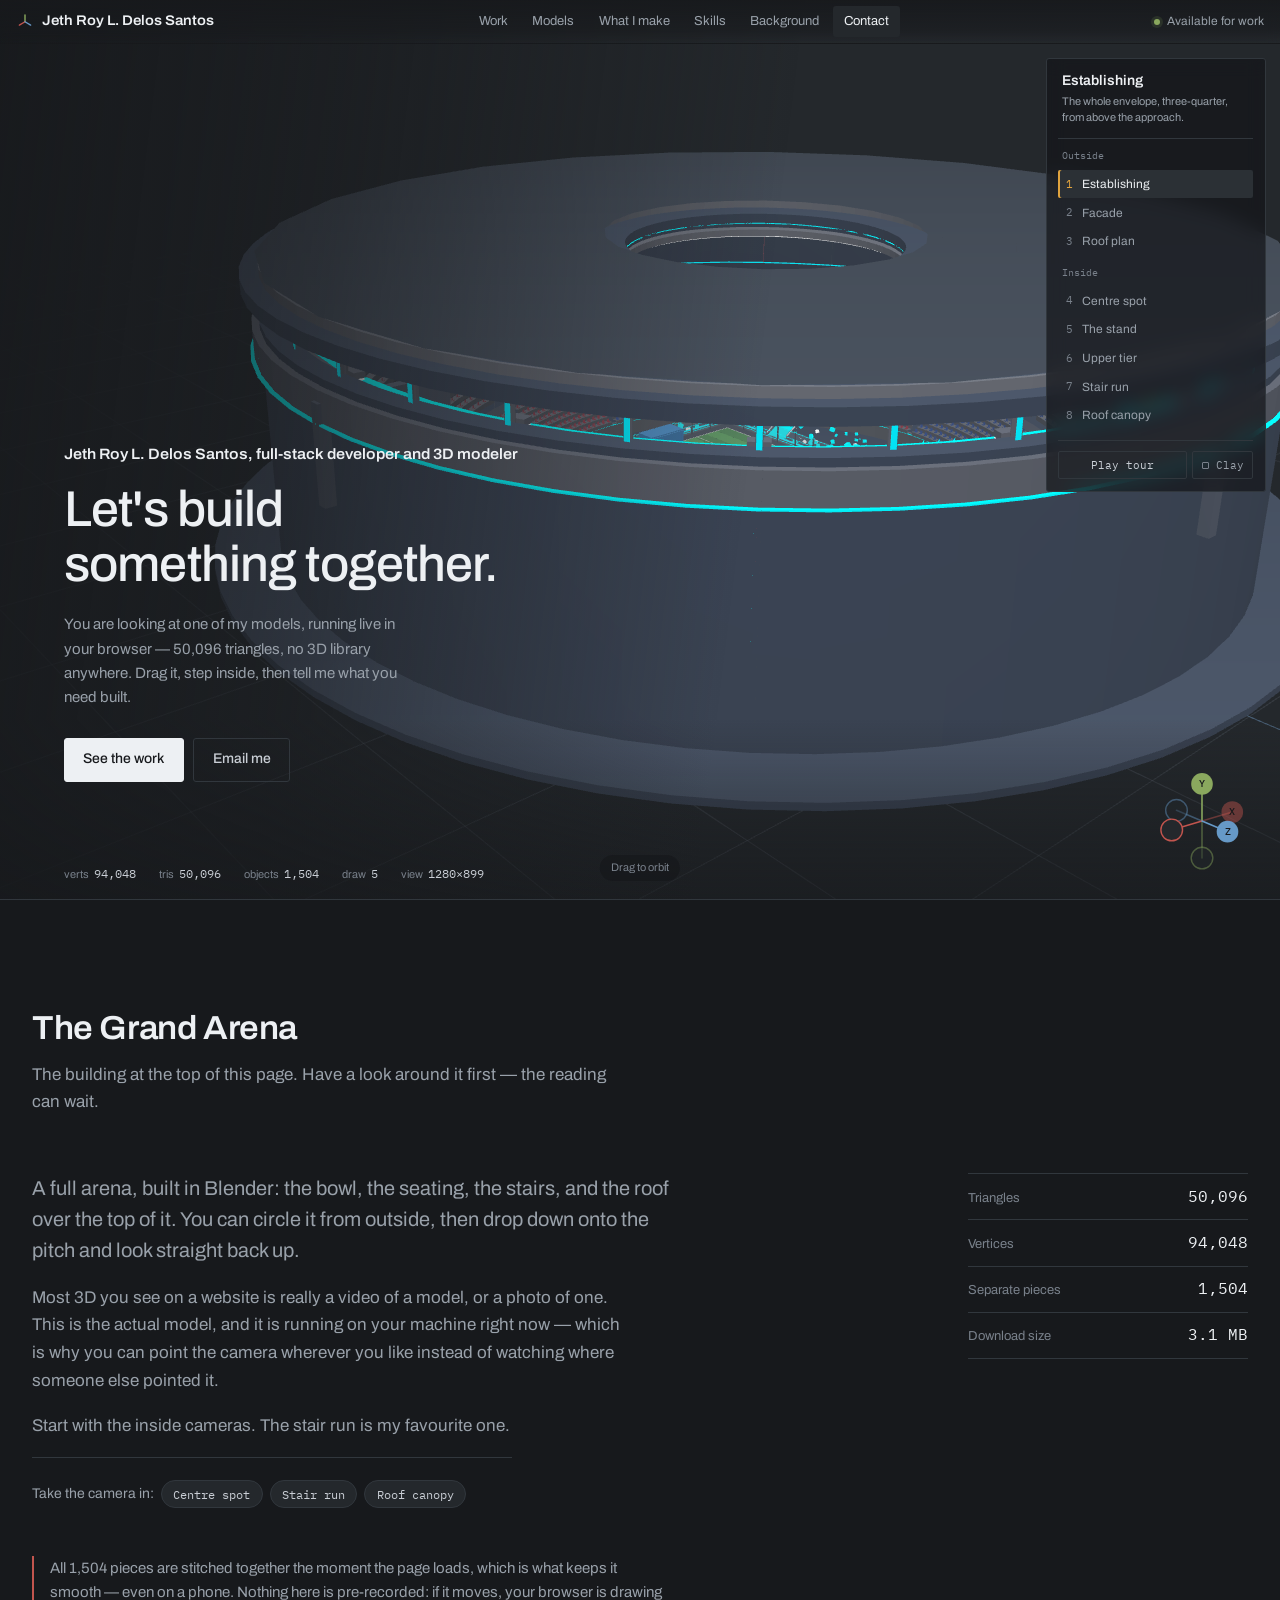
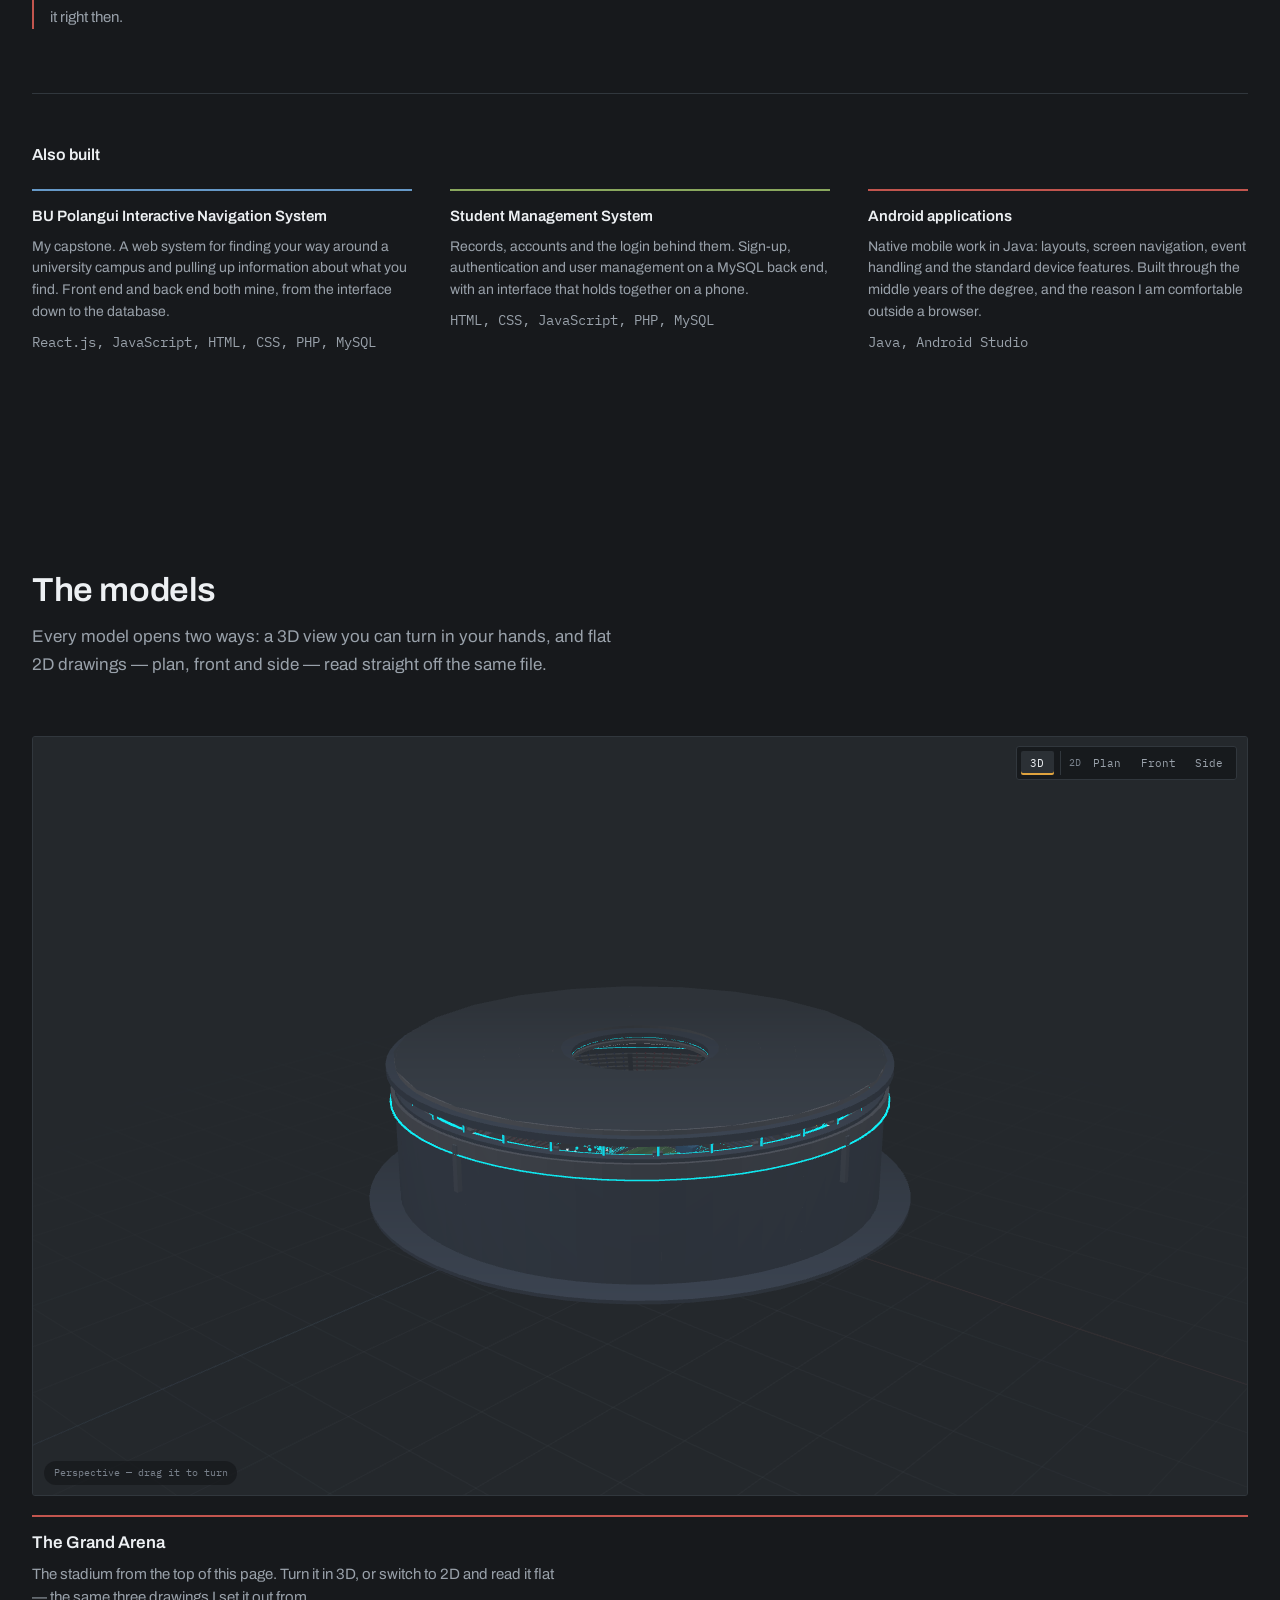
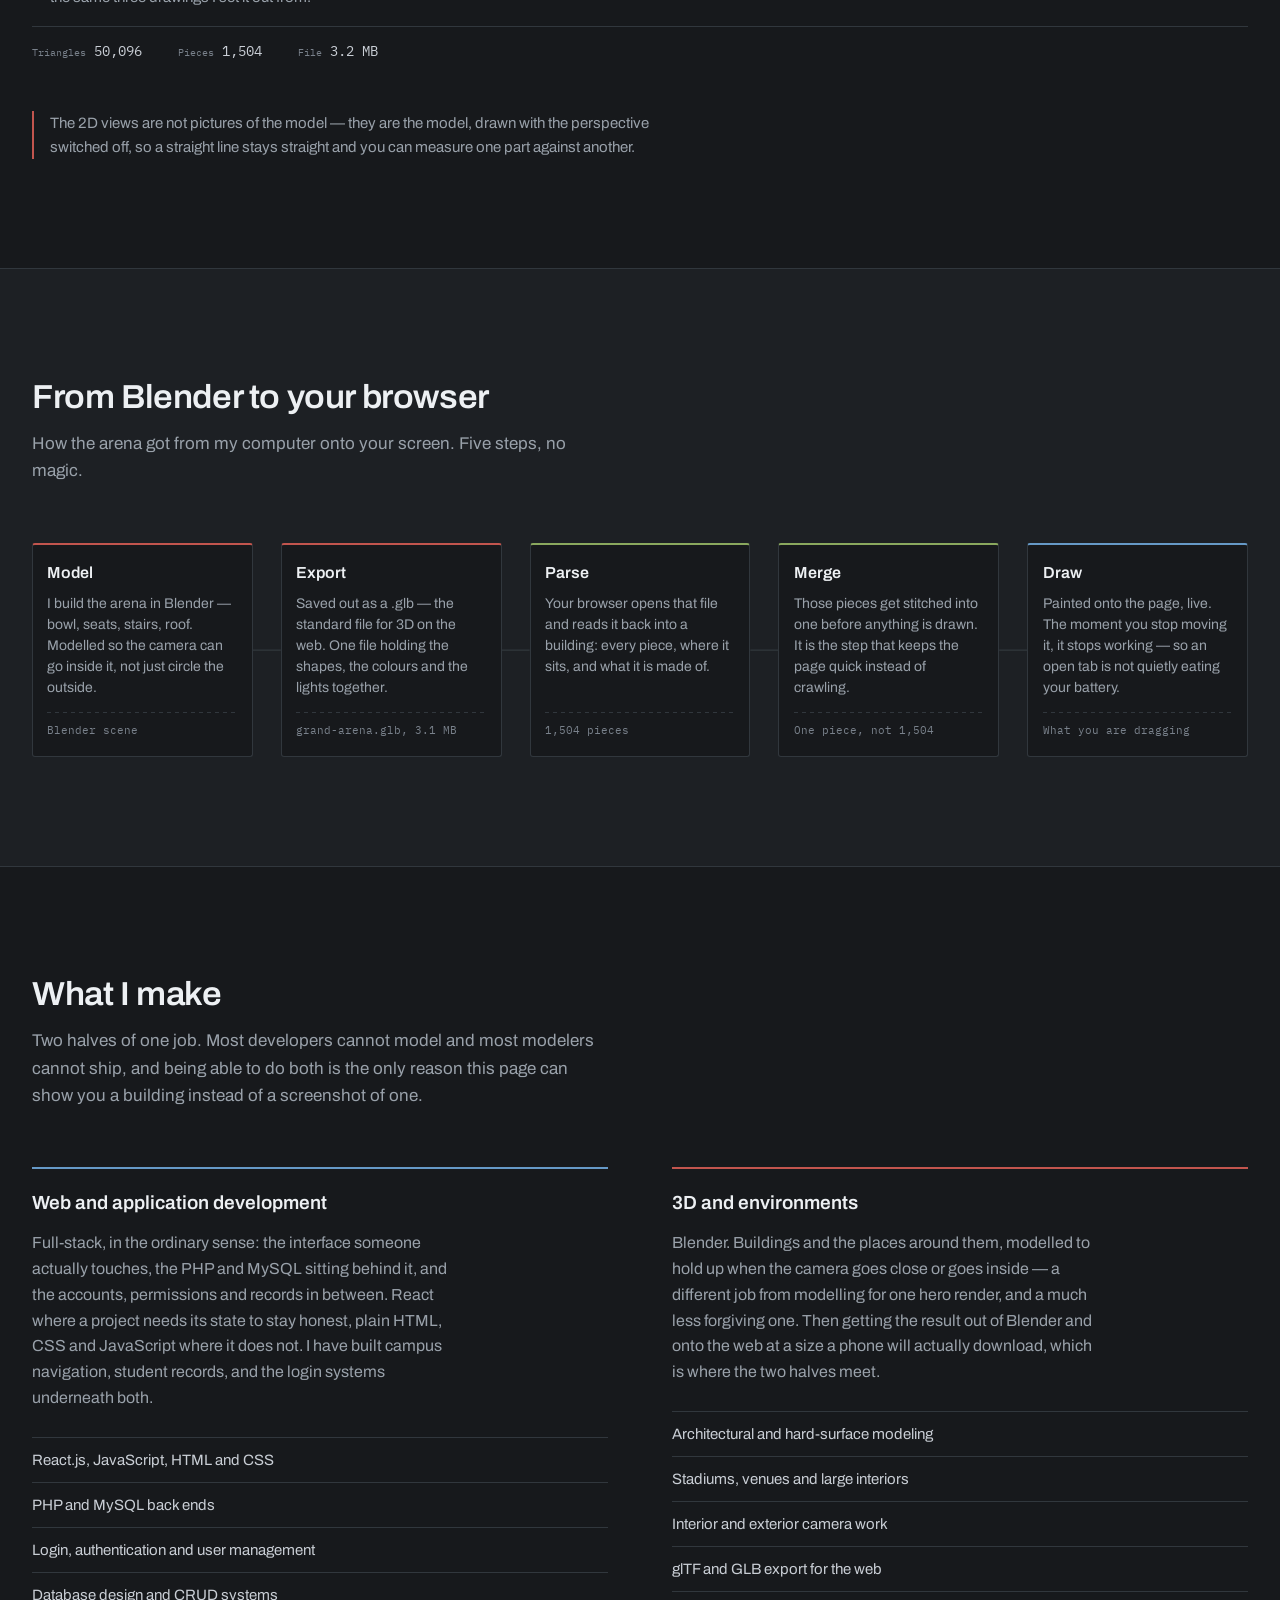
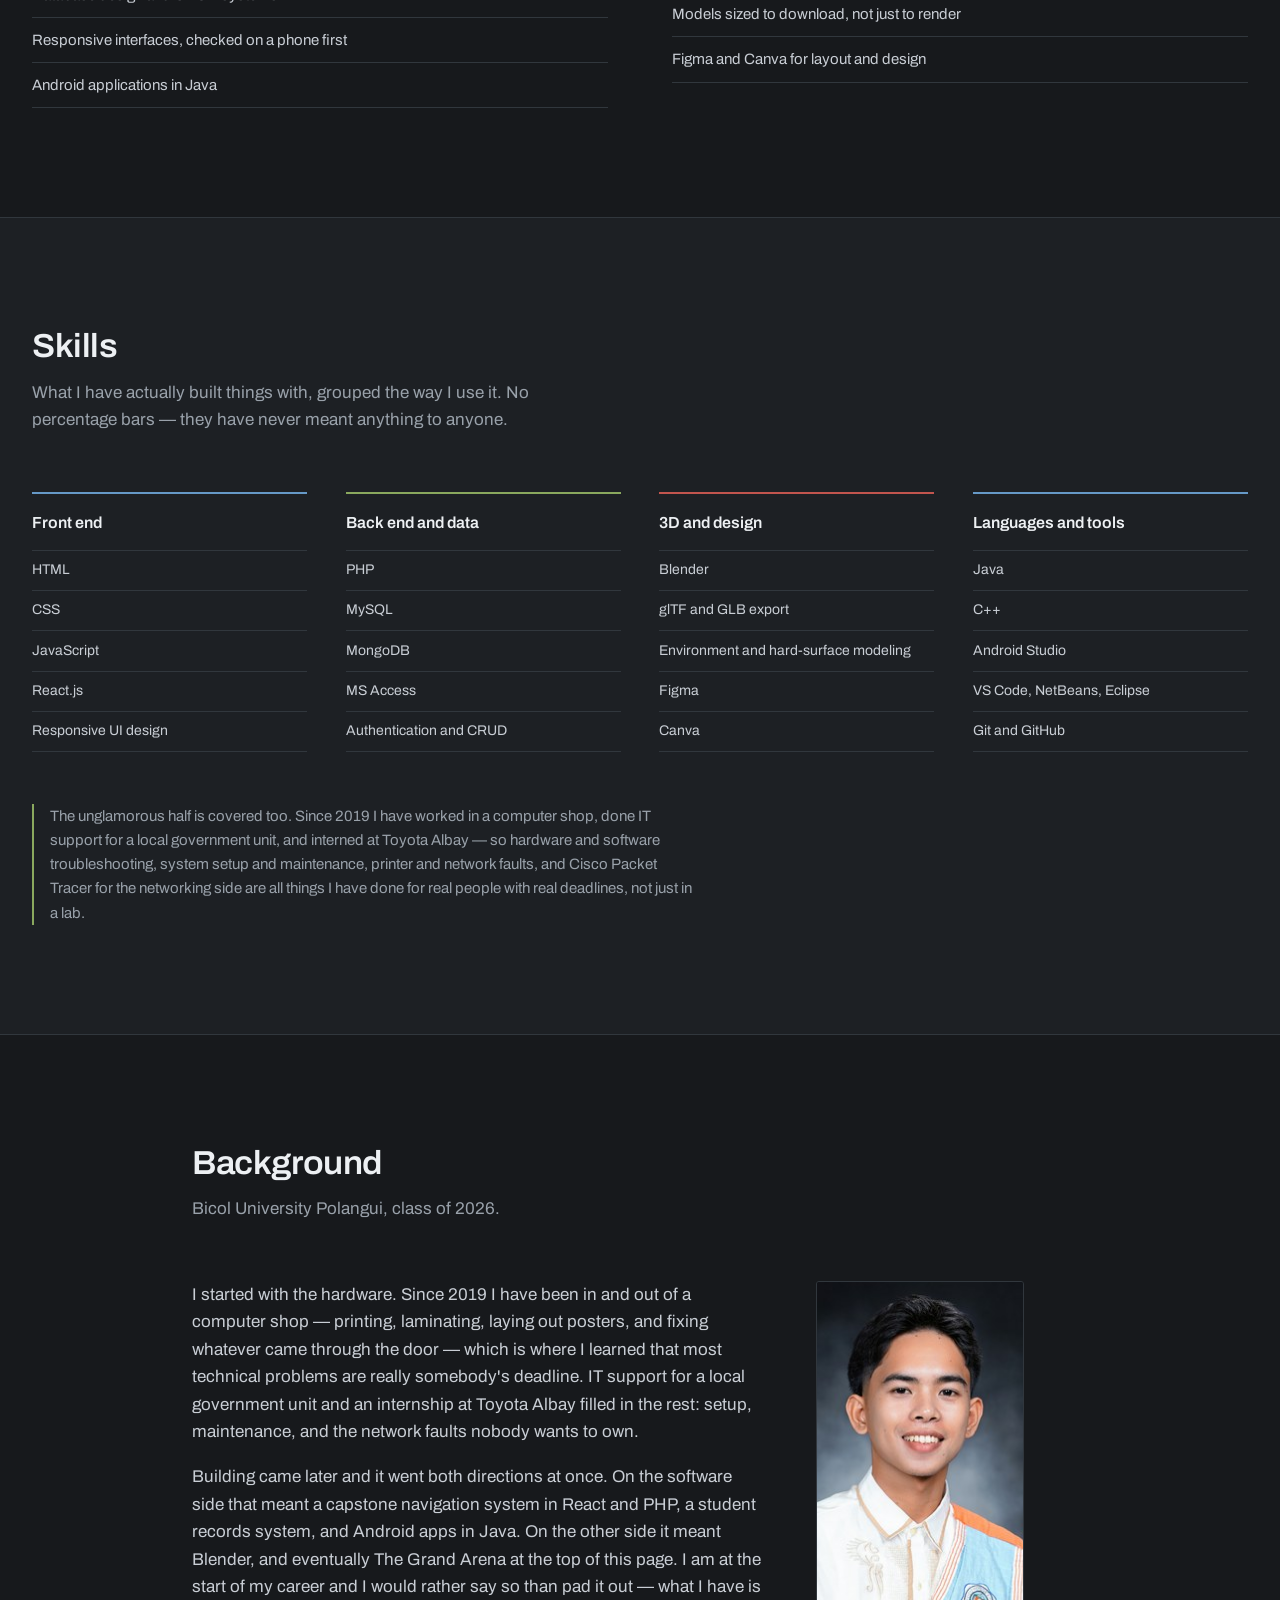
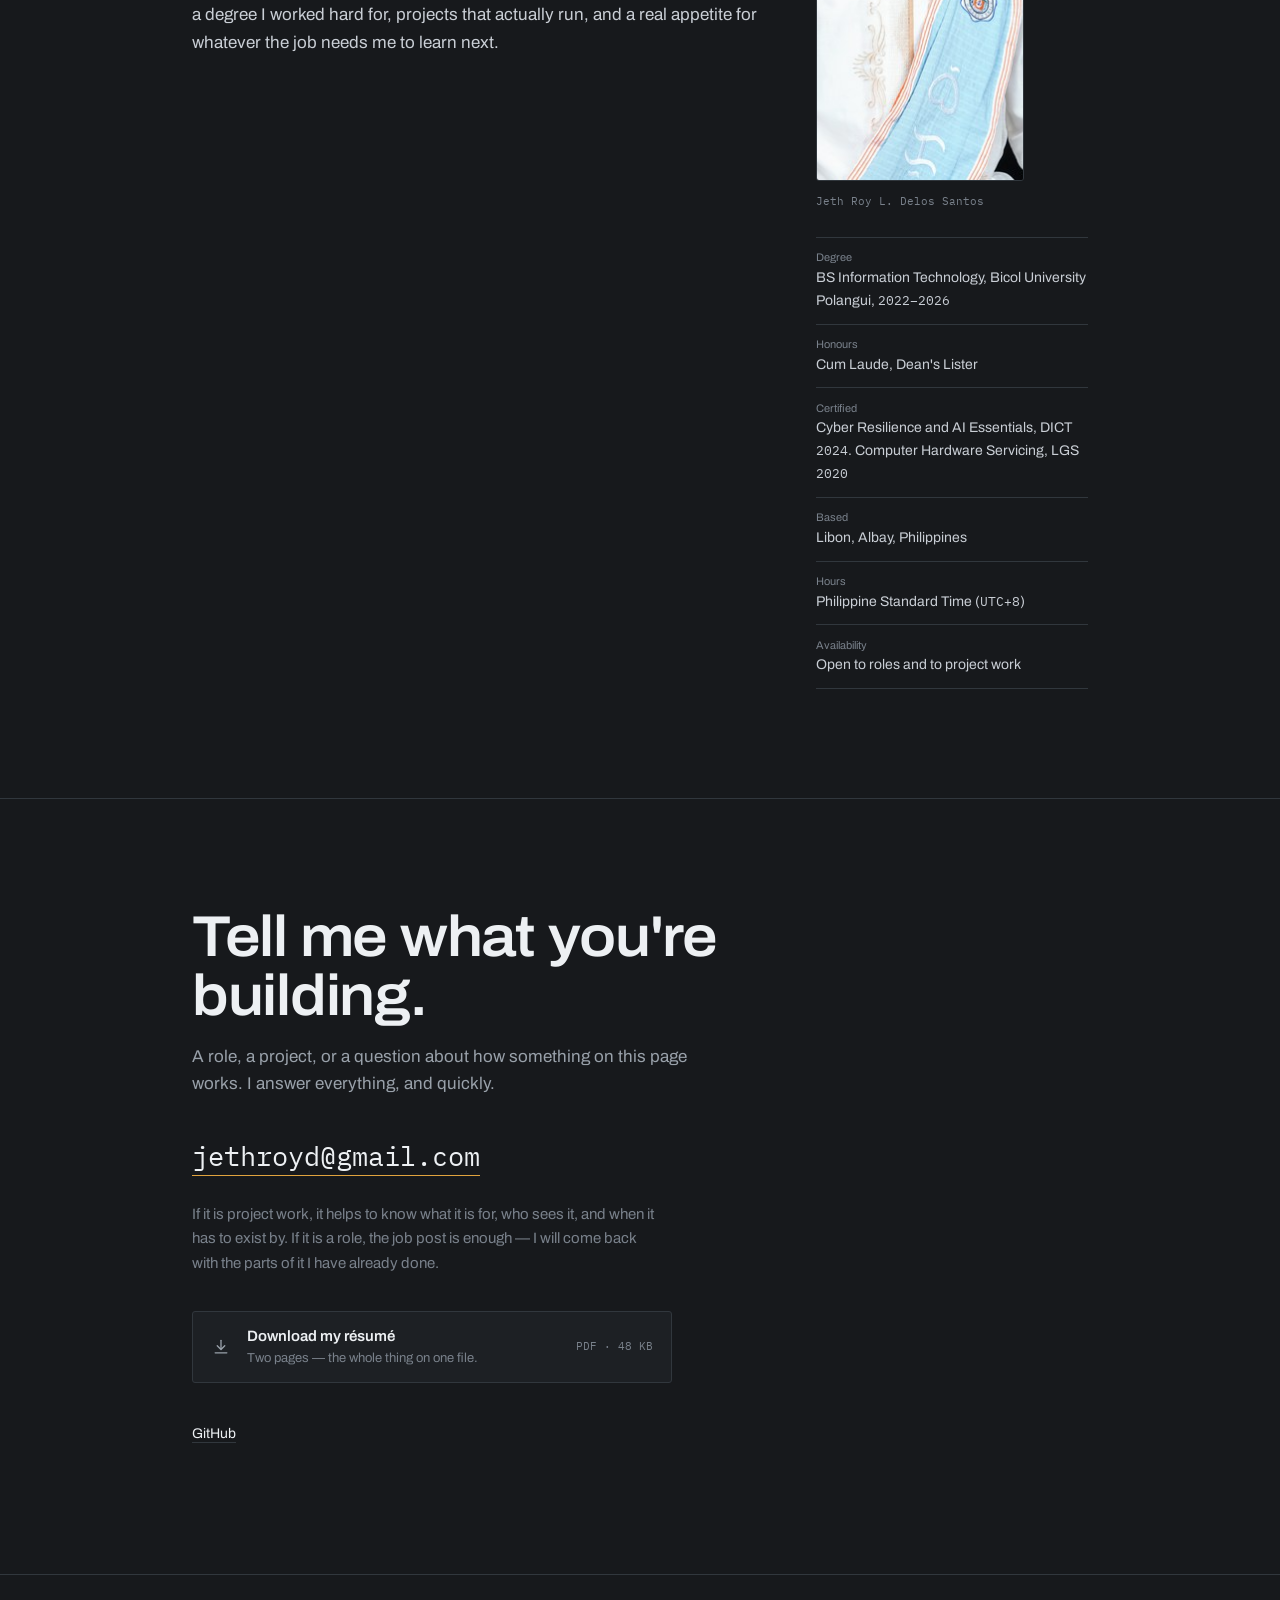
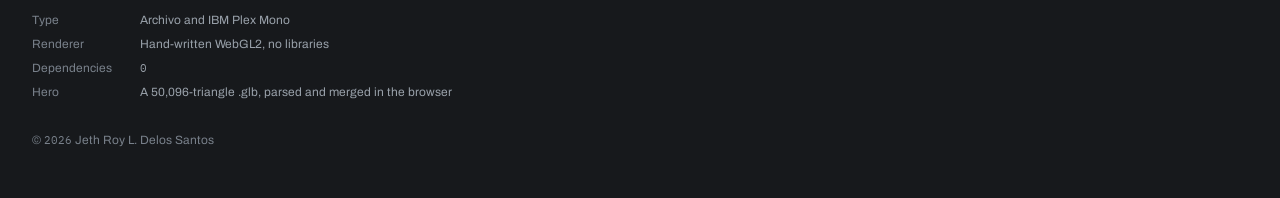
<file: index.html>
<!doctype html>
<html lang="en">
<head>
<meta charset="utf-8">
<meta name="viewport" content="width=device-width, initial-scale=1">
<title>Jeth Roy L. Delos Santos — full-stack developer and 3D modeler</title>
<meta name="description" content="Full-stack developer and 3D modeler from the Philippines. React, PHP and MySQL on the web, Blender for environments. Walk through The Grand Arena, running live in your browser.">
<meta name="color-scheme" content="dark">
<link rel="icon" href="data:image/svg+xml,%3Csvg xmlns='http://www.w3.org/2000/svg' viewBox='0 0 32 32'%3E%3Crect width='32' height='32' fill='%2317191C'/%3E%3Cpath d='M16 17V7' stroke='%238AA85E' stroke-width='2.5'/%3E%3Cpath d='M16 17l-8 5' stroke='%23C2554E' stroke-width='2.5'/%3E%3Cpath d='M16 17l8 5' stroke='%234E86B8' stroke-width='2.5'/%3E%3C/svg%3E">
<link rel="preconnect" href="https://fonts.googleapis.com">
<link rel="preconnect" href="https://fonts.gstatic.com" crossorigin>
<link href="https://fonts.googleapis.com/css2?family=Archivo:ital,wdth,wght@0,62..125,300..800;1,62..125,300..600&family=IBM+Plex+Mono:wght@400;500&display=swap" rel="stylesheet">
<link rel="stylesheet" href="styles.css">
</head>
<body>
<a class="skip" href="#main">Skip to content</a>

<header class="topbar">
  <a class="topbar__id" href="#main">
    <svg class="mark" viewBox="0 0 24 24" aria-hidden="true">
      <path d="M12 13V4"/><path d="m12 13-7.5 4.4"/><path d="m12 13 7.5 4.4"/>
    </svg>
    <span class="topbar__name">Jeth Roy L. Delos Santos</span>
  </a>

  <nav class="tabs" aria-label="Sections">
    <a href="#work" class="tab">Work</a>
    <a href="#models" class="tab">Models</a>
    <a href="#make" class="tab">What I make</a>
    <a href="#skills" class="tab">Skills</a>
    <a href="#background" class="tab">Background</a>
    <a href="#contact" class="tab">Contact</a>
  </nav>

  <p class="topbar__status"><span class="dot" aria-hidden="true"></span>Available for work</p>
</header>

<main id="main">

  <!-- ── hero viewport ───────────────────────────────────────────── -->
  <section class="stage" aria-labelledby="hero-name">
    <canvas id="viewport" class="stage__canvas" tabindex="0"
            aria-label="The Grand Arena in three dimensions. Drag or press the arrow keys to orbit, plus and minus to move closer, 1 to 8 for the camera presets, T to play the tour."></canvas>
    <div class="stage__scrim" aria-hidden="true"></div>

    <div class="hero">
      <h1 id="hero-name" class="hero__h">
        <span class="hero__who">Jeth Roy L. Delos Santos, full-stack developer and 3D modeler</span>
        <span class="hero__claim">Let's build something together.</span>
      </h1>
      <p class="hero__meta">You are looking at one of my models, running live in your browser — 50,096 triangles, no 3D library anywhere. Drag it, step inside, then tell me what you need built.</p>
      <p class="hero__actions">
        <a class="btn" href="#work">See the work</a>
        <a class="btn btn--quiet" href="mailto:jethroyd@gmail.com">Email me</a>
      </p>
    </div>

    <div class="views" id="views">
      <div class="views__head">
        <p class="views__now" id="view-name">Establishing</p>
        <p class="views__note" id="view-note">The whole envelope, three-quarter, from above the approach.</p>
      </div>

      <div class="views__grp" role="group" aria-label="Exterior cameras">
        <p class="views__lab">Outside</p>
        <button type="button" class="view is-on" data-view="0" aria-pressed="true"><b>1</b>Establishing</button>
        <button type="button" class="view" data-view="1" aria-pressed="false"><b>2</b>Facade</button>
        <button type="button" class="view" data-view="2" aria-pressed="false"><b>3</b>Roof plan</button>
      </div>

      <div class="views__grp" role="group" aria-label="Interior cameras">
        <p class="views__lab">Inside</p>
        <button type="button" class="view" data-view="3" aria-pressed="false"><b>4</b>Centre spot</button>
        <button type="button" class="view" data-view="4" aria-pressed="false"><b>5</b>The stand</button>
        <button type="button" class="view" data-view="5" aria-pressed="false"><b>6</b>Upper tier</button>
        <button type="button" class="view" data-view="6" aria-pressed="false"><b>7</b>Stair run</button>
        <button type="button" class="view" data-view="7" aria-pressed="false"><b>8</b>Roof canopy</button>
      </div>

      <div class="views__foot">
        <button type="button" class="view view--go" id="tour" aria-pressed="false"
                data-play="Play tour" data-stop="Stop tour">Play tour</button>
        <button type="button" class="view view--alt" id="clay" aria-pressed="false">Clay</button>
      </div>
    </div>

    <p class="hud hud--hint" id="orbit-hint">Drag to orbit</p>

    <div class="stage__load" id="stage-load" aria-hidden="true">
      <p class="stage__load-t">grand-arena.glb <span class="num" id="load-pct">0%</span></p>
      <div class="stage__load-bar"><span></span></div>
    </div>

    <p class="stage__note" id="stage-note" hidden></p>

    <div class="hud hud--bl" aria-hidden="true">
      <dl class="stats">
        <dt>verts</dt><dd class="num" id="stat-verts">—</dd>
        <dt>tris</dt><dd class="num" id="stat-tris">—</dd>
        <dt>objects</dt><dd class="num" id="stat-objs">—</dd>
        <dt>draw</dt><dd class="num" id="stat-draw">—</dd>
        <dt>view</dt><dd class="num" id="stat-res">—</dd>
      </dl>
    </div>

    <canvas id="gizmo" class="hud hud--br" width="132" height="132" aria-hidden="true"></canvas>
  </section>

  <!-- ── the work ────────────────────────────────────────────────── -->
  <section id="work" class="band">
    <div class="wrap">
      <header class="head">
        <h2>The Grand Arena</h2>
        <p class="lead">The building at the top of this page. Have a look around it first — the reading can wait.</p>
      </header>

      <div class="case">
        <div class="case__text">
          <p class="case__lede">A full arena, built in Blender: the bowl, the seating, the stairs, and the roof over the top of it. You can circle it from outside, then drop down onto the pitch and look straight back up.</p>
          <p>Most 3D you see on a website is really a video of a model, or a photo of one. This is the actual model, and it is running on your machine right now — which is why you can point the camera wherever you like instead of watching where someone else pointed it.</p>
          <p>Start with the inside cameras. The stair run is my favourite one.</p>

          <p class="case__jump">Take the camera in:
            <button type="button" class="chip" data-goto="centre">Centre spot</button>
            <button type="button" class="chip" data-goto="stair">Stair run</button>
            <button type="button" class="chip" data-goto="canopy">Roof canopy</button>
          </p>
        </div>

        <dl class="case__facts">
          <div><dt>Triangles</dt><dd class="num">50,096</dd></div>
          <div><dt>Vertices</dt><dd class="num">94,048</dd></div>
          <div><dt>Separate pieces</dt><dd class="num">1,504</dd></div>
          <div><dt>Download size</dt><dd class="num">3.1 MB</dd></div>
        </dl>
      </div>

      <p class="case__note">All 1,504 pieces are stitched together the moment the page loads, which is what keeps it smooth — even on a phone. Nothing here is pre-recorded: if it moves, your browser is drawing it right then.</p>

      <div class="also">
        <h3 class="also__h">Also built</h3>
        <ul class="also__list">
          <li class="also__item" data-channel="web">
            <h4>BU Polangui Interactive Navigation System</h4>
            <p>My capstone. A web system for finding your way around a university campus and pulling up information about what you find. Front end and back end both mine, from the interface down to the database.</p>
            <p class="also__stack">React.js, JavaScript, HTML, CSS, PHP, MySQL</p>
          </li>
          <li class="also__item" data-channel="data">
            <h4>Student Management System</h4>
            <p>Records, accounts and the login behind them. Sign-up, authentication and user management on a MySQL back end, with an interface that holds together on a phone.</p>
            <p class="also__stack">HTML, CSS, JavaScript, PHP, MySQL</p>
          </li>
          <li class="also__item" data-channel="model">
            <h4>Android applications</h4>
            <p>Native mobile work in Java: layouts, screen navigation, event handling and the standard device features. Built through the middle years of the degree, and the reason I am comfortable outside a browser.</p>
            <p class="also__stack">Java, Android Studio</p>
          </li>
        </ul>
      </div>
    </div>
  </section>

  <!-- ── the shelf ───────────────────────────────────────────────────
       One <li class="piece"> per model, and that is the only place a model
       is declared. To add another: drop the .glb into model/, copy a whole
       <li> block, and change the path in data-model plus the name and the
       note. The numbers underneath are counted off the file itself, so
       there is nothing to type and nothing to keep in sync — and script.js
       needs no edit at all.

       This band deliberately breaks the panel/void alternation and sits on
       the darker --void: the frames inside it are the lightest thing on the
       page, and that only reads if what surrounds them is dark. The two
       clear bands of padding between here and #work do the separating. -->
  <section id="models" class="band">
    <div class="wrap">
      <header class="head">
        <h2>The models</h2>
        <p class="lead">Every model opens two ways: a 3D view you can turn in your hands, and flat 2D drawings — plan, front and side — read straight off the same file.</p>
      </header>

      <ul class="shelf">
        <li class="piece" data-channel="model" data-model="model/grand-arena.glb">
          <div class="piece__frame">
            <canvas class="piece__canvas" tabindex="0"
                    aria-label="The Grand Arena. Drag or press the arrow keys to turn it."></canvas>

            <p class="piece__state">Loading…</p>

            <div class="piece__hud">
              <div class="modes" role="group" aria-label="View">
                <button type="button" class="mode is-on" data-mode="3d" aria-pressed="true">3D</button>
                <span class="modes__lbl" aria-hidden="true">2D</span>
                <button type="button" class="mode" data-mode="plan"  aria-pressed="false" aria-label="Two-dimensional plan view">Plan</button>
                <button type="button" class="mode" data-mode="front" aria-pressed="false" aria-label="Two-dimensional front view">Front</button>
                <button type="button" class="mode" data-mode="side"  aria-pressed="false" aria-label="Two-dimensional side view">Side</button>
              </div>
            </div>

            <p class="piece__cap" aria-live="polite">Perspective — drag to turn it</p>
          </div>

          <div class="piece__meta">
            <h3 class="piece__name">The Grand Arena</h3>
            <p class="piece__note">The stadium from the top of this page. Turn it in 3D, or switch to 2D and read it flat — the same three drawings I set it out from.</p>
            <dl class="piece__facts">
              <div><dt>Triangles</dt><dd class="num" data-fact="tris">—</dd></div>
              <div><dt>Pieces</dt><dd class="num" data-fact="parts">—</dd></div>
              <div><dt>File</dt><dd class="num" data-fact="bytes">—</dd></div>
            </dl>
          </div>
        </li>
      </ul>

      <p class="shelf__note">The 2D views are not pictures of the model — they are the model, drawn with the perspective switched off, so a straight line stays straight and you can measure one part against another.</p>
    </div>
  </section>

  <!-- ── how the hero gets to you ────────────────────────────────── -->
  <section id="pipeline" class="band band--panel">
    <div class="wrap">
      <header class="head">
        <h2>From Blender to your browser</h2>
        <p class="lead">How the arena got from my computer onto your screen. Five steps, no magic.</p>
      </header>

      <div class="graph" id="graph">
        <svg class="graph__wires" aria-hidden="true"></svg>
        <ol class="graph__nodes">
          <li class="node" data-channel="model">
            <h3 class="node__title">Model</h3>
            <p class="node__body">I build the arena in Blender — bowl, seats, stairs, roof. Modelled so the camera can go inside it, not just circle the outside.</p>
            <p class="node__out">Blender scene</p>
          </li>
          <li class="node" data-channel="model">
            <h3 class="node__title">Export</h3>
            <p class="node__body">Saved out as a .glb — the standard file for 3D on the web. One file holding the shapes, the colours and the lights together.</p>
            <p class="node__out">grand-arena.glb, 3.1 MB</p>
          </li>
          <li class="node" data-channel="data">
            <h3 class="node__title">Parse</h3>
            <p class="node__body">Your browser opens that file and reads it back into a building: every piece, where it sits, and what it is made of.</p>
            <p class="node__out">1,504 pieces</p>
          </li>
          <li class="node" data-channel="data">
            <h3 class="node__title">Merge</h3>
            <p class="node__body">Those pieces get stitched into one before anything is drawn. It is the step that keeps the page quick instead of crawling.</p>
            <p class="node__out">One piece, not 1,504</p>
          </li>
          <li class="node" data-channel="web">
            <h3 class="node__title">Draw</h3>
            <p class="node__body">Painted onto the page, live. The moment you stop moving it, it stops working — so an open tab is not quietly eating your battery.</p>
            <p class="node__out">What you are dragging</p>
          </li>
        </ol>
      </div>
    </div>
  </section>

  <!-- ── what I make ─────────────────────────────────────────────── -->
  <section id="make" class="band">
    <div class="wrap">
      <header class="head">
        <h2>What I make</h2>
        <p class="lead">Two halves of one job. Most developers cannot model and most modelers cannot ship, and being able to do both is the only reason this page can show you a building instead of a screenshot of one.</p>
      </header>

      <div class="split">
        <article class="channel" data-channel="web">
          <h3>Web and application development</h3>
          <p>Full-stack, in the ordinary sense: the interface someone actually touches, the PHP and MySQL sitting behind it, and the accounts, permissions and records in between. React where a project needs its state to stay honest, plain HTML, CSS and JavaScript where it does not. I have built campus navigation, student records, and the login systems underneath both.</p>
          <ul class="caps">
            <li>React.js, JavaScript, HTML and CSS</li>
            <li>PHP and MySQL back ends</li>
            <li>Login, authentication and user management</li>
            <li>Database design and CRUD systems</li>
            <li>Responsive interfaces, checked on a phone first</li>
            <li>Android applications in Java</li>
          </ul>
        </article>

        <article class="channel" data-channel="model">
          <h3>3D and environments</h3>
          <p>Blender. Buildings and the places around them, modelled to hold up when the camera goes close or goes inside — a different job from modelling for one hero render, and a much less forgiving one. Then getting the result out of Blender and onto the web at a size a phone will actually download, which is where the two halves meet.</p>
          <ul class="caps">
            <li>Architectural and hard-surface modeling</li>
            <li>Stadiums, venues and large interiors</li>
            <li>Interior and exterior camera work</li>
            <li>glTF and GLB export for the web</li>
            <li>Models sized to download, not just to render</li>
            <li>Figma and Canva for layout and design</li>
          </ul>
        </article>
      </div>
    </div>
  </section>

  <!-- ── skills ──────────────────────────────────────────────────── -->
  <section id="skills" class="band band--panel">
    <div class="wrap">
      <header class="head">
        <h2>Skills</h2>
        <p class="lead">What I have actually built things with, grouped the way I use it. No percentage bars — they have never meant anything to anyone.</p>
      </header>

      <div class="kit">
        <div class="kit__grp" data-channel="web">
          <h3 class="kit__h">Front end</h3>
          <ul class="kit__list">
            <li>HTML</li>
            <li>CSS</li>
            <li>JavaScript</li>
            <li>React.js</li>
            <li>Responsive UI design</li>
          </ul>
        </div>

        <div class="kit__grp" data-channel="data">
          <h3 class="kit__h">Back end and data</h3>
          <ul class="kit__list">
            <li>PHP</li>
            <li>MySQL</li>
            <li>MongoDB</li>
            <li>MS Access</li>
            <li>Authentication and CRUD</li>
          </ul>
        </div>

        <div class="kit__grp" data-channel="model">
          <h3 class="kit__h">3D and design</h3>
          <ul class="kit__list">
            <li>Blender</li>
            <li>glTF and GLB export</li>
            <li>Environment and hard-surface modeling</li>
            <li>Figma</li>
            <li>Canva</li>
          </ul>
        </div>

        <div class="kit__grp" data-channel="web">
          <h3 class="kit__h">Languages and tools</h3>
          <ul class="kit__list">
            <li>Java</li>
            <li>C++</li>
            <li>Android Studio</li>
            <li>VS Code, NetBeans, Eclipse</li>
            <li>Git and GitHub</li>
          </ul>
        </div>
      </div>

      <p class="kit__note">The unglamorous half is covered too. Since 2019 I have worked in a computer shop, done IT support for a local government unit, and interned at Toyota Albay — so hardware and software troubleshooting, system setup and maintenance, printer and network faults, and Cisco Packet Tracer for the networking side are all things I have done for real people with real deadlines, not just in a lab.</p>
    </div>
  </section>

  <!-- ── background ──────────────────────────────────────────────── -->
  <section id="background" class="band">
    <div class="wrap wrap--narrow">
      <header class="head">
        <h2>Background</h2>
        <p class="lead">Bicol University Polangui, class of 2026.</p>
      </header>
      <div class="studio">
        <div class="studio__text">
          <p>I started with the hardware. Since 2019 I have been in and out of a computer shop — printing, laminating, laying out posters, and fixing whatever came through the door — which is where I learned that most technical problems are really somebody's deadline. IT support for a local government unit and an internship at Toyota Albay filled in the rest: setup, maintenance, and the network faults nobody wants to own.</p>
          <p>Building came later and it went both directions at once. On the software side that meant a capstone navigation system in React and PHP, a student records system, and Android apps in Java. On the other side it meant Blender, and eventually The Grand Arena at the top of this page. I am at the start of my career and I would rather say so than pad it out — what I have is a degree I worked hard for, projects that actually run, and a real appetite for whatever the job needs me to learn next.</p>
        </div>

        <div class="studio__side">
          <figure class="ident">
            <img class="ident__img" src="img/jeth-delos-santos.jpg" width="400" height="500"
                 alt="Jeth Roy L. Delos Santos" loading="lazy" decoding="async">
            <figcaption class="ident__cap">Jeth Roy L. Delos Santos</figcaption>
          </figure>

          <dl class="specs">
            <dt>Degree</dt><dd>BS Information Technology, Bicol University Polangui, <span class="num">2022–2026</span></dd>
            <dt>Honours</dt><dd>Cum Laude, Dean's Lister</dd>
            <dt>Certified</dt><dd>Cyber Resilience and AI Essentials, DICT <span class="num">2024</span>. Computer Hardware Servicing, LGS <span class="num">2020</span></dd>
            <dt>Based</dt><dd>Libon, Albay, Philippines</dd>
            <dt>Hours</dt><dd>Philippine Standard Time (<span class="num">UTC+8</span>)</dd>
            <dt>Availability</dt><dd>Open to roles and to project work</dd>
          </dl>
        </div>
      </div>
    </div>
  </section>

  <!-- ── contact ─────────────────────────────────────────────────── -->
  <section id="contact" class="band band--end">
    <div class="wrap wrap--narrow">
      <h2 class="calling">Tell me what you're building.</h2>
      <p class="calling__sub">A role, a project, or a question about how something on this page works. I answer everything, and quickly.</p>
      <p class="calling__mail"><a class="mail" href="mailto:jethroyd@gmail.com">jethroyd@gmail.com</a></p>
      <p class="calling__note">If it is project work, it helps to know what it is for, who sees it, and when it has to exist by. If it is a role, the job post is enough — I will come back with the parts of it I have already done.</p>

      <a class="cv" href="resume/Jeth-Roy-Delos-Santos-Resume.pdf"
         download="Jeth-Roy-Delos-Santos-Resume.pdf">
        <svg class="cv__i" viewBox="0 0 24 24" aria-hidden="true">
          <path d="M12 4v10.5"/><path d="m7.5 10.5 4.5 4.5 4.5-4.5"/><path d="M5 19h14"/>
        </svg>
        <span class="cv__t">Download my résumé
          <span class="cv__s">Two pages — the whole thing on one file.</span>
        </span>
        <span class="cv__m num">PDF · 48 KB</span>
      </a>

      <ul class="elsewhere">
        <li><a class="link" href="https://github.com/troyeet">GitHub</a></li>
        <!-- LinkedIn: paste the profile URL into the href and delete these comment
             markers to put the link back on the page. -->
        <!-- <li><a class="link" href="">LinkedIn</a></li> -->
      </ul>
    </div>
  </section>
</main>

<footer class="colophon">
  <div class="wrap">
    <dl class="colophon__list">
      <dt>Type</dt><dd>Archivo and IBM Plex Mono</dd>
      <dt>Renderer</dt><dd>Hand-written WebGL2, no libraries</dd>
      <dt>Dependencies</dt><dd class="num">0</dd>
      <dt>Hero</dt><dd>A 50,096-triangle .glb, parsed and merged in the browser</dd>
    </dl>
    <p class="colophon__rights">© <span class="num">2026</span> Jeth Roy L. Delos Santos</p>
  </div>
</footer>

<noscript><style>.hud--hint,.stage__load,.views,.hud--bl,.hud--br{display:none}.topbar{background:var(--void);border-bottom-color:var(--rail)}</style></noscript>
<script src="script.js"></script>
</body>
</html>
</file>
<file: styles.css>
/* ===========================================================================
   Jeth Roy L. Delos Santos — portfolio
   Direction: "studio viewport". The page is dressed as a 3D application, and
   the chrome carries real information rather than decoration: the stats read
   the actual mesh, the camera rail is grouped the way the building is, and
   the axis triad is a taxonomy (red = 3D, blue = web, green = data).
   Amber (--select) is reserved for selection and focus. Never decorative.
   =========================================================================== */

:root{
  /* surfaces — note the stage is LIGHTER than the chrome around it,
     the way a real 3D viewport sits inside a darker application shell */
  --void:      #17191C;
  --void-2:    #1D2024;
  --stage:     #24282C;
  --stage-hi:  #2B3035;
  --rail:      #31373D;

  /* text */
  --chrome:    #C9CED5;
  --chrome-hi: #EDF0F3;
  --dim:       #99A1AA;
  --dimmer:    #79818B;

  /* axis triad, graded down from the raw R/G/B of a viewport gizmo */
  --ax-x:      #C2554E;
  --ax-y:      #8AA85E;
  --ax-z:      #6699C7;

  /* reserved for selection and focus. never decorative. */
  --select:    #E0A33E;

  --sans: 'Archivo', 'Helvetica Neue', Helvetica, Arial, sans-serif;
  --mono: 'IBM Plex Mono', ui-monospace, 'SF Mono', Menlo, Consolas, monospace;

  --bar: 44px;
  --r: 3px;
}

[data-channel="model"]{ --ch: var(--ax-x); }
[data-channel="web"]    { --ch: var(--ax-z); }
[data-channel="data"]   { --ch: var(--ax-y); }

*,*::before,*::after{ box-sizing:border-box; }
html{
  scroll-behavior:smooth;
  scroll-padding-top:calc(var(--bar) + 1rem);
  scrollbar-color: var(--rail) var(--void);
}
body{
  margin:0;
  background:var(--void);
  color:var(--chrome);
  font-family:var(--sans);
  font-size:1.0625rem;
  line-height:1.62;
  font-weight:400;
  -webkit-font-smoothing:antialiased;
  text-rendering:optimizeLegibility;
}
h1,h2,h3,h4,p,dl,dd,figure,ol,ul{ margin:0; }
ul,ol{ padding:0; }
img{ max-width:100%; }
::selection{ background:var(--select); color:var(--void); }
:focus-visible{ outline:2px solid var(--select); outline-offset:2px; }

.num{ font-family:var(--mono); font-size:.94em; font-variant-numeric:tabular-nums; }

.skip{
  position:absolute; left:.5rem; top:-4rem; z-index:100;
  background:var(--select); color:var(--void);
  padding:.5rem .875rem; border-radius:var(--r);
  font-size:.875rem; font-weight:600; text-decoration:none;
  transition:top .15s ease;
}
.skip:focus{ top:.5rem; }

/* ── application bar ──────────────────────────────────────────────────── */
.topbar{
  position:fixed; inset:0 0 auto 0; z-index:50;
  height:var(--bar);
  display:grid; grid-template-columns:auto 1fr auto; align-items:center;
  gap:1rem; padding:0 1rem;
  background:var(--void);
  border-bottom:1px solid var(--rail);
}
.topbar__id{
  display:flex; align-items:center; gap:.5rem;
  text-decoration:none; color:var(--chrome-hi);
}
.mark{ width:18px; height:18px; fill:none; stroke-width:1.9; stroke-linecap:round; flex:none; }
.mark path:nth-child(1){ stroke:var(--ax-y); }
.mark path:nth-child(2){ stroke:var(--ax-x); }
.mark path:nth-child(3){ stroke:var(--ax-z); }
.topbar__name{ font-size:.875rem; font-weight:600; font-stretch:106%; }

.tabs{ display:flex; gap:.125rem; justify-self:center; }
.tab{
  padding:.3rem .7rem; border-radius:var(--r);
  color:var(--dim); font-size:.8125rem; text-decoration:none;
  white-space:nowrap; transition:color .12s ease, background-color .12s ease;
}
.tab:hover{ color:var(--chrome-hi); }
.tab.is-current{ color:var(--chrome-hi); background:var(--stage); }

.topbar__status{
  display:flex; align-items:center; gap:.45rem;
  font-size:.75rem; color:var(--dim); white-space:nowrap;
}
.dot{
  width:6px; height:6px; border-radius:50%;
  background:var(--ax-y); box-shadow:0 0 0 3px rgba(138,168,94,.14);
}

/* ── hero viewport ────────────────────────────────────────────────────────
   The model gets the whole screen. The bar floats over it rather than
   pushing it down, so the first thing on the page is the building. */
.stage{
  position:relative;
  height:100svh;
  min-height:34rem;
  background:var(--stage);
  overflow:hidden;
  border-bottom:1px solid var(--rail);
}
.topbar{ background:linear-gradient(to bottom, rgba(23,25,28,.92), rgba(23,25,28,.55) 70%, rgba(23,25,28,0)); border-bottom-color:transparent; backdrop-filter:blur(6px); transition:background-color .25s ease, border-color .25s ease; }
.topbar.is-stuck{ background:var(--void); border-bottom-color:var(--rail); }
.stage__canvas{ position:absolute; inset:0; width:100%; height:100%; display:block; }
/* Only as much scrim as the text needs: a wash up the left for the headline
   and a low band at the bottom for the readouts. The middle stays clear. */
.stage__scrim{
  position:absolute; inset:0; pointer-events:none;
  background:
    linear-gradient(97deg, rgba(23,25,28,.90) 0%, rgba(23,25,28,.58) 26%, rgba(23,25,28,0) 58%),
    linear-gradient(to top, rgba(23,25,28,.66) 0%, rgba(23,25,28,0) 20%);
}

.hud{
  position:absolute; z-index:2;
  font-size:.6875rem; line-height:1.5; color:var(--dim);
  pointer-events:none;
}
.hud--bl{ bottom:1rem; left:clamp(1.15rem, 5vw, 4.5rem); }
.hud--br{ bottom:.75rem; right:.75rem; width:132px; height:132px; }
.hud--hint{
  left:50%; bottom:1.15rem; transform:translateX(-50%);
  padding:.3rem .7rem;
  background:rgba(20,22,25,.6); border-radius:100px;
  color:var(--dimmer);
  transition:opacity .5s ease;
}
.hud--hint.is-gone{ opacity:0; }
.stage:not(.is-ready) .hud--hint{ opacity:0; }

/* ── camera rail ──────────────────────────────────────────────────────────
   A shading panel, not a set of website buttons. It is grouped the way the
   building is (outside / inside), each camera keeps the number that also
   works as a keyboard shortcut, and the amber marker that says "this is the
   live one" is the same amber used for selection everywhere else. */
.views{
  position:absolute; z-index:4;
  top:calc(var(--bar) + .9rem); right:.9rem;
  width:13.75rem;
  max-height:calc(100svh - var(--bar) - 2rem);
  overflow-y:auto;
  padding:.7rem;
  background:rgba(20,22,25,.72);
  backdrop-filter:blur(9px);
  border:1px solid var(--rail); border-radius:var(--r);
  transition:opacity .45s ease;
}
.views__head{ padding:.1rem .25rem .7rem; border-bottom:1px solid var(--rail); }
.views__now{ font-size:.875rem; font-weight:600; color:var(--chrome-hi); line-height:1.25; }
.views__note{ margin-top:.3rem; font-size:.6875rem; line-height:1.45; color:var(--dim); }
.views__grp{ display:flex; flex-direction:column; gap:1px; padding-top:.6rem; }
.views__lab{
  padding:0 .25rem .3rem;
  font-family:var(--mono); font-size:.625rem; color:var(--dimmer);
}
.view{
  display:flex; align-items:center; gap:.55rem;
  width:100%; padding:.36rem .5rem;
  background:transparent;
  border:0; border-radius:2px;
  box-shadow:inset 2px 0 0 transparent;
  color:var(--dim);
  font-family:var(--sans); font-size:.75rem; line-height:1.35;
  text-align:left; white-space:nowrap; cursor:pointer;
  transition:color .12s ease, background-color .12s ease, box-shadow .12s ease;
}
.view b{
  flex:none; width:1.1ch;
  font-family:var(--mono); font-size:.6875rem; font-weight:400;
  color:var(--dimmer);
  transition:color .12s ease;
}
.view:hover{ color:var(--chrome-hi); background:var(--stage-hi); }
.view:hover b{ color:var(--dim); }
.view.is-on{
  color:var(--chrome-hi); background:var(--stage-hi);
  box-shadow:inset 2px 0 0 var(--select);
}
.view.is-on b{ color:var(--select); }

.views__foot{ display:flex; gap:.35rem; margin-top:.7rem; padding-top:.6rem; border-top:1px solid var(--rail); }
.views__foot .view{ width:auto; justify-content:center; padding:.36rem .55rem; box-shadow:none; }
.view--go{
  flex:1;
  border:1px solid var(--rail);
  font-family:var(--mono); font-size:.6875rem; color:var(--chrome);
}
.view--go.is-on{ background:var(--stage-hi); border-color:var(--select); color:var(--chrome-hi); box-shadow:none; }
.view--alt{ gap:.42rem; font-family:var(--mono); font-size:.6875rem; border:1px solid var(--rail); }
.view--alt::before{
  content:""; width:7px; height:7px; flex:none;
  border:1px solid var(--dimmer); border-radius:1px;
}
.view--alt.is-on{ background:var(--stage-hi); box-shadow:none; }
.view--alt.is-on::before{ background:var(--select); border-color:var(--select); }
.stage:not(.is-ready) .views{ opacity:0; pointer-events:none; }

.stage__load{
  position:absolute; z-index:4;
  top:calc(var(--bar) + 1.6rem); right:.9rem;
  width:13.75rem;
  transition:opacity .4s ease;
}
.stage__load.is-done{ opacity:0; }
.stage__load-t{
  display:flex; justify-content:space-between; gap:1rem;
  margin-bottom:.4rem;
  font-family:var(--mono); font-size:.6875rem; color:var(--dimmer);
}
.stage__load-bar{ height:2px; background:var(--rail); overflow:hidden; }
.stage__load-bar span{
  display:block; height:100%; width:100%;
  background:var(--select);
  transform:scaleX(var(--p, 0)); transform-origin:0 50%;
  transition:transform .2s linear;
}

/* nothing loaded: drop the chrome that would be describing a model */
.stage.is-static .views,
.stage.is-static .hud--bl,
.stage.is-static .hud--br{ display:none; }
.stage__note{
  position:absolute; z-index:4;
  top:clamp(4.5rem, 16vh, 9rem); right:clamp(1.15rem, 5vw, 4.5rem);
  max-width:26rem;
  font-family:var(--mono); font-size:.8125rem; line-height:1.6;
  color:var(--dim);
  border-left:2px solid var(--ax-x); padding-left:.9rem;
}
.stage__note[hidden]{ display:none; }

.stats{ display:flex; flex-wrap:wrap; align-items:baseline; gap:.3rem; }
.stats dt{ color:var(--dimmer); }
.stats dd{ color:var(--chrome); margin-right:1.15rem; font-size:.75rem; }
.stats dd:last-child{ margin-right:0; }

.hero{
  position:absolute; z-index:3;
  left:clamp(1.15rem, 5vw, 4.5rem);
  bottom:clamp(4rem, 13vh, 8.5rem);
  width:min(35rem, 78vw);
}
.hero__h{ display:block; font-weight:400; }
.hero__who{
  display:block;
  font-size:.9375rem; font-weight:600; font-stretch:106%;
  color:var(--chrome-hi);
  margin-bottom:1.1rem;
}
.hero__claim{
  display:block;
  font-size:clamp(1.85rem, 4vw, 3.15rem);
  font-weight:500; font-stretch:100%;
  line-height:1.08; letter-spacing:-.017em;
  color:var(--chrome-hi);
  max-width:21ch;
  text-wrap:balance;
}
.hero__meta{
  margin-top:1.25rem;
  max-width:40ch;
  font-size:.9375rem;
  color:var(--dim);
}
.hero__actions{ display:flex; flex-wrap:wrap; gap:.6rem; margin-top:1.75rem; }

.btn{
  display:inline-block; padding:.62rem 1.15rem; border-radius:var(--r);
  font-size:.875rem; font-weight:500; text-decoration:none;
  background:var(--chrome-hi); color:var(--void);
  border:1px solid var(--chrome-hi);
  transition:background-color .12s ease, border-color .12s ease, color .12s ease;
}
.btn:hover{ background:#fff; border-color:#fff; }
.btn--quiet{ background:transparent; color:var(--chrome); border-color:var(--rail); }
.btn--quiet:hover{ background:transparent; color:var(--chrome-hi); border-color:var(--chrome); }

/* ── page bands ───────────────────────────────────────────────────────── */
.band{ padding:clamp(4.25rem, 8.5vw, 7.5rem) 0; }
.band--panel{ background:var(--void-2); border-block:1px solid var(--rail); }
.band--end{ padding-bottom:clamp(5rem, 10vw, 9rem); border-top:1px solid var(--rail); }

.wrap{ width:min(76rem, calc(100% - 2.5rem)); margin-inline:auto; }
.wrap--narrow{ width:min(56rem, calc(100% - 2.5rem)); }

.head{ max-width:46rem; margin-bottom:clamp(2.25rem, 4.5vw, 3.75rem); }
h2{
  font-size:clamp(1.5rem, 2.6vw, 2.125rem);
  font-weight:600; font-stretch:104%;
  letter-spacing:-.012em; line-height:1.15;
  color:var(--chrome-hi);
}
.lead{ margin-top:.85rem; max-width:58ch; color:var(--dim); }

/* ── two channels ─────────────────────────────────────────────────────── */
.split{ display:grid; grid-template-columns:1fr 1fr; gap:clamp(2rem, 5vw, 5rem); }
.channel{ border-top:2px solid var(--ch); padding-top:1.15rem; }
.channel h3{ font-size:1.1875rem; font-weight:600; color:var(--chrome-hi); }
.channel > p{ margin-top:.7rem; max-width:48ch; color:var(--dim); font-size:1rem; }
.caps{ list-style:none; margin-top:1.6rem; border-top:1px solid var(--rail); }
.caps li{
  padding:.62rem 0; border-bottom:1px solid var(--rail);
  font-size:.9375rem; color:var(--chrome);
}

/* ── the one project ──────────────────────────────────────────────────────
   No screenshot here on purpose. The render is at the top of the page and it
   is live, so this section is the text and the numbers behind it, with the
   chips wired straight back up to the cameras. */
.case{ display:grid; grid-template-columns:1fr 17.5rem; gap:clamp(2rem, 5vw, 4.5rem); align-items:start; }
.case__lede{ font-size:clamp(1.0625rem, 1.6vw, 1.25rem); line-height:1.55; color:var(--chrome); max-width:52ch; }
.case__text > p + p{ margin-top:1.1rem; }
.case__text > p{ max-width:60ch; color:var(--dim); }

.case__jump{
  display:flex; flex-wrap:wrap; align-items:center; gap:.45rem;
  margin-top:1.9rem; padding-top:1.4rem;
  border-top:1px solid var(--rail);
  font-size:.875rem; color:var(--dimmer);
}
.chip{
  padding:.34rem .7rem;
  background:var(--stage); border:1px solid var(--rail); border-radius:100px;
  color:var(--chrome); font-family:var(--mono); font-size:.75rem;
  cursor:pointer;
  transition:color .12s ease, background-color .12s ease, border-color .12s ease;
}
.chip:hover{ color:var(--void); background:var(--select); border-color:var(--select); }

.case__facts{ border-top:1px solid var(--rail); }
.case__facts > div{
  display:flex; align-items:baseline; justify-content:space-between; gap:1rem;
  padding:.6rem 0; border-bottom:1px solid var(--rail);
}
.case__facts dt{ font-size:.8125rem; color:var(--dimmer); }
.case__facts dd{ font-size:1rem; color:var(--chrome-hi); }
.case__note{
  margin-top:clamp(2rem, 4vw, 3rem);
  max-width:70ch; font-size:.9375rem; color:var(--dim);
  border-left:2px solid var(--ax-x); padding-left:1rem;
}

/* ── the rest of the work ─────────────────────────────────────────────────
   Three academic projects under the arena. Deliberately not cards: a rule
   in the discipline's own colour, then the text. The stack line is mono
   because it is data, and it is the last thing you read rather than the
   first, because a client cares what it does before what it is made of. */
.also{
  margin-top:clamp(2.75rem, 5vw, 4.25rem);
  padding-top:clamp(2rem, 4vw, 3rem);
  border-top:1px solid var(--rail);
}
.also__h{ font-size:1rem; font-weight:600; color:var(--chrome-hi); margin-bottom:1.35rem; }
.also__list{
  list-style:none;
  display:grid; grid-template-columns:repeat(3, 1fr);
  gap:clamp(1.6rem, 3vw, 2.75rem);
}
.also__item{ border-top:2px solid var(--ch); padding-top:.95rem; }
.also__item h4{ font-size:.9375rem; font-weight:600; line-height:1.3; color:var(--chrome-hi); }
.also__item p{ margin-top:.6rem; font-size:.875rem; line-height:1.55; color:var(--dim); }
.also__stack{ font-family:var(--mono); font-size:.6875rem; color:var(--dimmer); }

/* ── the model shelf ──────────────────────────────────────────────────────
   Each piece is a viewport with its title underneath, the way a drawing is
   titled below the sheet rather than printed across it. The frame takes the
   lighter --stage surface for the same reason the hero does: in a 3D
   application the thing you are working on is brighter than the panels
   around it, and this page has never pretended otherwise.

   One model fills the width. Add a second and they pair up, a third and they
   wrap — auto-fit handles the whole thing, so there is no media query here
   and no number to change when the shelf grows. */
.shelf{
  list-style:none;
  display:grid;
  grid-template-columns:repeat(auto-fit, minmax(min(100%, 27rem), 1fr));
  gap:clamp(1.75rem, 3.5vw, 2.75rem);
}
.piece{ min-width:0; }

.piece__frame{
  position:relative;
  aspect-ratio:16 / 10;
  background:var(--stage);
  border:1px solid var(--rail); border-radius:var(--r);
  overflow:hidden;
}
.piece__canvas{
  position:absolute; inset:0;
  width:100%; height:100%; display:block;
  /* A viewport in the middle of a page that swallows vertical swipes is a
     trap on a phone. The page keeps up-and-down; the model takes sideways. */
  touch-action:pan-y;
  opacity:0; transition:opacity .3s ease;
}
.piece.is-live .piece__canvas{ opacity:1; }
.piece__canvas:focus-visible{ outline:2px solid var(--select); outline-offset:-3px; }
/* Only the 3D view answers a drag, so only the 3D view offers to be dragged.
   A grab cursor over a locked elevation would be a promise the page breaks. */
.piece[data-mode="3d"] .piece__canvas{ cursor:grab; }
.piece[data-mode="3d"].is-turning .piece__canvas{ cursor:grabbing; }

.piece__state{
  position:absolute; inset:0;
  display:flex; align-items:center; justify-content:center;
  padding:1.5rem clamp(1.5rem, 9%, 3.5rem);
  text-align:center; text-wrap:balance;
  font-family:var(--mono); font-size:.75rem; line-height:1.65; color:var(--dimmer);
}
.piece.is-broken .piece__state{ color:var(--dim); }

/* The chrome inside the frame only appears once there is something to be
   chrome for — before that the frame is just a surface with a note on it. */
.piece__hud{
  position:absolute; z-index:2; top:.6rem; right:.6rem;
  opacity:0; transition:opacity .25s ease;
}
.piece__cap{
  position:absolute; z-index:2; left:.7rem; bottom:.6rem;
  padding:.26rem .6rem;
  background:rgba(20,22,25,.62); border-radius:100px;
  font-family:var(--mono); font-size:.625rem; color:var(--dimmer);
  pointer-events:none;
  opacity:0; transition:opacity .25s ease;
}
.piece.is-live .piece__hud,
.piece.is-live .piece__cap{ opacity:1; }
.piece.is-broken .piece__hud{ display:none; }

/* 3D on one side of a hairline, the three drawings on the other. The label
   between them is what makes the grouping mean something: without it this is
   four buttons, with it it is two ways of looking at the same file. */
.modes{
  display:flex; align-items:center; gap:1px;
  padding:.25rem;
  background:rgba(20,22,25,.74);
  backdrop-filter:blur(9px);
  border:1px solid var(--rail); border-radius:var(--r);
}
.modes__lbl{
  align-self:stretch;
  display:flex; align-items:center;
  margin:0 .1rem 0 .35rem; padding-left:.5rem;
  border-left:1px solid var(--rail);
  font-family:var(--mono); font-size:.625rem; color:var(--dimmer);
}
.mode{
  padding:.32rem .58rem;
  background:transparent; border:0; border-radius:2px;
  box-shadow:inset 0 -2px 0 transparent;
  color:var(--dim);
  font-family:var(--mono); font-size:.6875rem; line-height:1.25;
  cursor:pointer;
  transition:color .12s ease, background-color .12s ease, box-shadow .12s ease;
}
.mode:hover{ color:var(--chrome-hi); background:var(--stage-hi); }
.mode.is-on{
  color:var(--chrome-hi); background:var(--stage-hi);
  box-shadow:inset 0 -2px 0 var(--select);
}
.mode:disabled{ opacity:.45; cursor:default; }
.mode:disabled:hover{ color:var(--dim); background:transparent; }

.piece__meta{ margin-top:1.2rem; padding-top:.95rem; border-top:2px solid var(--ch); }
.piece__name{ font-size:1.0625rem; font-weight:600; line-height:1.3; color:var(--chrome-hi); }
.piece__note{ margin-top:.55rem; max-width:58ch; font-size:.9375rem; line-height:1.55; color:var(--dim); }
.piece__facts{
  display:flex; flex-wrap:wrap; gap:.5rem clamp(1.25rem, 3vw, 2.25rem);
  margin-top:1.05rem; padding-top:.8rem; border-top:1px solid var(--rail);
}
.piece__facts > div{ display:flex; align-items:baseline; gap:.5rem; }
.piece__facts dt{ font-family:var(--mono); font-size:.625rem; color:var(--dimmer); }
.piece__facts dd{ font-size:.875rem; color:var(--chrome); }

.shelf__note{
  margin-top:clamp(2rem, 4vw, 3rem);
  max-width:70ch; font-size:.9375rem; color:var(--dim);
  border-left:2px solid var(--ax-x); padding-left:1rem;
}

/* ── skills ───────────────────────────────────────────────────────────────
   Four columns on the page's own taxonomy, and the same hairline-row list
   the disciplines use, so this reads as more of the same document rather
   than a widget bolted on. */
.kit{
  display:grid; grid-template-columns:repeat(4, 1fr);
  gap:clamp(1.5rem, 3vw, 2.75rem);
}
.kit__grp{ border-top:2px solid var(--ch); padding-top:1rem; }
.kit__h{ font-size:1rem; font-weight:600; color:var(--chrome-hi); }
.kit__list{ list-style:none; margin-top:.9rem; border-top:1px solid var(--rail); }
.kit__list li{
  padding:.52rem 0; border-bottom:1px solid var(--rail);
  font-size:.875rem; color:var(--chrome);
}
.kit__note{
  margin-top:clamp(2.25rem, 4vw, 3.25rem);
  max-width:74ch; font-size:.9375rem; color:var(--dim);
  border-left:2px solid var(--ax-y); padding-left:1rem;
}

.link{
  color:var(--chrome-hi); text-decoration:none;
  border-bottom:1px solid var(--rail); padding-bottom:1px;
  transition:border-color .12s ease;
}
.link:hover{ border-bottom-color:var(--select); }

/* ── pipeline node graph ──────────────────────────────────────────────── */
.graph{ position:relative; }
.graph__wires{ position:absolute; inset:0; width:100%; height:100%; overflow:visible; pointer-events:none; }
.graph__wires path{ fill:none; stroke:var(--rail); stroke-width:1.25; transition:stroke .15s ease; }
.graph__wires path.is-live{ stroke:var(--select); }
.graph__nodes{
  position:relative; z-index:1; list-style:none;
  display:grid; grid-template-columns:repeat(5, 1fr);
  gap:clamp(.9rem, 2.2vw, 2rem);
}
.node{
  background:var(--void); border:1px solid var(--rail); border-top:2px solid var(--ch);
  border-radius:var(--r);
  padding:.95rem .9rem 1rem;
  display:flex; flex-direction:column;
  transition:border-color .15s ease, background-color .15s ease;
}
.node:hover{ background:var(--void-2); border-color:var(--rail); border-top-color:var(--ch); }
.node__title{ font-size:1rem; font-weight:600; color:var(--chrome-hi); }
.node__body{ margin-top:.45rem; font-size:.875rem; color:var(--dim); line-height:1.5; }
.node__out{
  margin-top:auto; padding-top:.9rem;
  font-family:var(--mono); font-size:.6875rem; color:var(--dimmer);
}
.node__out::before{
  content:""; display:block; height:1px; margin-bottom:.55rem;
  background:repeating-linear-gradient(to right, var(--rail) 0 4px, transparent 4px 8px);
}

/* ── studio ─────────────────────────────────────────────────────────────
   Bio on the left, identity rail on the right: a face above the credentials
   it belongs to. The portrait is framed like every other panel on the page
   — one hairline, one 3px radius — so it reads as part of the document
   rather than a photo pasted onto it. */
.studio{ display:grid; grid-template-columns:1fr 17rem; gap:clamp(2rem, 4vw, 3.5rem); align-items:start; }
.studio__text p{ max-width:62ch; }
.studio__text p + p{ margin-top:1.1rem; }

/* a grid child defaults to min-width:auto, which lets a long unbroken spec
   value push the rail wider than its track; this pins it to 17rem */
.studio__side{ min-width:0; }

.ident{ margin-bottom:1.75rem; }
.ident__img{
  display:block; width:100%; max-width:13rem;
  /* the file is cut to 4:5, so cover crops nothing — the framing is in the JPEG */
  aspect-ratio:4/5; object-fit:cover;
  background:var(--stage);
  border:1px solid var(--rail); border-radius:var(--r);
}
.ident__cap{
  margin-top:.75rem; max-width:13rem;
  font-family:var(--mono); font-size:.6875rem; line-height:1.5; color:var(--dimmer);
}

.specs{ border-top:1px solid var(--rail); }
.specs dt{ padding-top:.7rem; font-size:.6875rem; color:var(--dimmer); }
.specs dd{ padding-bottom:.7rem; border-bottom:1px solid var(--rail); font-size:.875rem; color:var(--chrome); }

/* ── contact ──────────────────────────────────────────────────────────── */
.calling{
  font-size:clamp(2rem, 5.2vw, 3.6rem);
  font-weight:600; font-stretch:108%;
  letter-spacing:-.022em; line-height:1.02;
  max-width:15ch; color:var(--chrome-hi);
}
.calling__sub{ margin-top:1.1rem; max-width:52ch; color:var(--dim); }
.calling__mail{ margin-top:2.25rem; }
.mail{
  font-family:var(--mono);
  font-size:clamp(1.05rem, 2.4vw, 1.7rem);
  color:var(--chrome-hi); text-decoration:none;
  border-bottom:1px solid var(--select); padding-bottom:.15rem;
  transition:color .12s ease;
}
.mail:hover{ color:#fff; }
.calling__note{ margin-top:1.5rem; max-width:52ch; font-size:.9375rem; color:var(--dimmer); }

/* The résumé sits below the note as a file, not a button: name on the left,
   format and weight on the right, the way a download reads in an application.
   No amber — that belongs to the email above it, which is the primary action. */
.cv{
  display:flex; align-items:center; gap:1rem;
  width:min(30rem, 100%); margin-top:2.25rem;
  padding:.95rem 1.1rem;
  background:var(--void-2); border:1px solid var(--rail); border-radius:var(--r);
  text-decoration:none; color:var(--chrome-hi);
  transition:background-color .14s ease, border-color .14s ease;
}
.cv:hover{ background:var(--stage); border-color:var(--stage-hi); }
.cv__i{
  flex:none; width:20px; height:20px;
  fill:none; stroke:var(--dim); stroke-width:1.6;
  stroke-linecap:round; stroke-linejoin:round;
  transition:stroke .14s ease, transform .14s ease;
}
.cv:hover .cv__i{ stroke:var(--chrome-hi); transform:translateY(2px); }
.cv__t{ flex:1 1 auto; font-size:.9375rem; font-weight:600; line-height:1.3; }
.cv__s{ display:block; margin-top:.2rem; font-weight:400; font-size:.8125rem; color:var(--dimmer); }
.cv__m{ flex:none; font-family:var(--mono); font-size:.6875rem; color:var(--dimmer); white-space:nowrap; }

.elsewhere{ list-style:none; display:flex; flex-wrap:wrap; gap:1.4rem; margin-top:2.5rem; font-size:.875rem; }

/* ── colophon ─────────────────────────────────────────────────────────── */
.colophon{ border-top:1px solid var(--rail); padding:2.25rem 0 3rem; }
.colophon__list{
  display:grid; grid-template-columns:auto 1fr;
  gap:.3rem 1.75rem; max-width:38rem; font-size:.75rem;
}
.colophon__list dt{ color:var(--dimmer); }
.colophon__list dd{ color:var(--dim); }
.colophon__rights{ margin-top:1.75rem; font-size:.75rem; color:var(--dimmer); }

/* ── responsive ───────────────────────────────────────────────────────── */
@media (max-width: 1080px){
  .graph__nodes{ grid-template-columns:repeat(2, 1fr); }
  .graph__wires{ display:none; }
  .kit{ grid-template-columns:repeat(2, 1fr); }
  .also__list{ grid-template-columns:repeat(2, 1fr); }
}
@media (max-width: 900px){
  .tabs{ display:none; }
  .split{ grid-template-columns:1fr; gap:2.5rem; }
  .case{ grid-template-columns:1fr; gap:2.5rem; }
  .studio{ grid-template-columns:1fr; }
  /* stacked, the portrait turns on its side and pairs with its caption, so
     the rail still opens with a face instead of a tall column of photo */
  .ident{ display:flex; align-items:center; gap:1.1rem; }
  .ident__img{ width:7.5rem; }
  .ident__cap{ margin-top:0; }
}
@media (max-width: 680px){
  body{ font-size:1rem; }
  .topbar{ grid-template-columns:auto 1fr; }
  .topbar__status{ justify-self:end; font-size:.6875rem; }
  /* the full stats row wraps into the headline on a narrow screen,
     so keep the two that say something about the mesh and drop the rest */
  .stats dt:nth-of-type(n+3), .stats dd:nth-of-type(n+3){ display:none; }
  .stats dd{ margin-right:.8rem; }
  .hud--br{ width:96px; height:96px; }

  /* The rail becomes one scrolling strip under the bar. The caption goes —
     the lit button already says which camera you are on — and the group
     labels go with it, because Outside and Inside stay in DOM order. */
  .views{
    top:calc(var(--bar) + .5rem); left:.7rem; right:.7rem;
    width:auto; max-height:none;
    display:flex; align-items:center; gap:.25rem;
    padding:.3rem;
    overflow-x:auto; overflow-y:hidden;
    scrollbar-width:none;
  }
  .views::-webkit-scrollbar{ display:none; }
  .views__head, .views__lab{ display:none; }
  .views__grp{ flex-direction:row; gap:.25rem; padding-top:0; }
  .views__foot{ margin:0 0 0 .35rem; padding:0 0 0 .5rem; border-top:0; border-left:1px solid var(--rail); }
  .view{ width:auto; padding:.3rem .55rem; box-shadow:none; }
  .view.is-on{ box-shadow:inset 0 -2px 0 var(--select); }

  .stage__load{ left:.7rem; right:.7rem; width:auto; top:calc(var(--bar) + 1rem); }
  .hud--hint{ top:calc(var(--bar) + 3.6rem); bottom:auto; }
  .hero{ bottom:3.75rem; width:calc(100% - 2.3rem); }
  .hero__meta{ display:none; }
  .stage__scrim{
    background:linear-gradient(to top, rgba(23,25,28,.94) 12%, rgba(23,25,28,.55) 48%, rgba(23,25,28,0) 78%);
  }
  .graph__nodes{ grid-template-columns:1fr; }
  .kit{ grid-template-columns:1fr; }
  .also__list{ grid-template-columns:1fr; }
  /* 16:10 leaves a 200px-tall frame on a phone, which is a letterbox rather
     than a viewport. A squarer frame gives the building somewhere to stand. */
  .piece__frame{ aspect-ratio:4 / 3; }
}
@media (max-width: 460px){
  /* the name alone fills the bar at this width; availability is stated
     again in the studio specs and above the contact address */
  .topbar__status{ display:none; }
  /* PDF · 48 KB drops under the label rather than squeezing it */
  .cv{ flex-wrap:wrap; }
  .cv__m{ flex-basis:100%; margin-left:calc(20px + 1rem); }
  /* five controls across a 300px frame need the padding back */
  .modes{ padding:.2rem; }
  .mode{ padding:.3rem .42rem; }
  .modes__lbl{ margin-left:.25rem; padding-left:.35rem; }
}

@media (prefers-reduced-motion: reduce){
  html{ scroll-behavior:auto; }
  *,*::before,*::after{
    animation-duration:.001ms !important;
    animation-iteration-count:1 !important;
    transition-duration:.001ms !important;
  }
}
</file>
